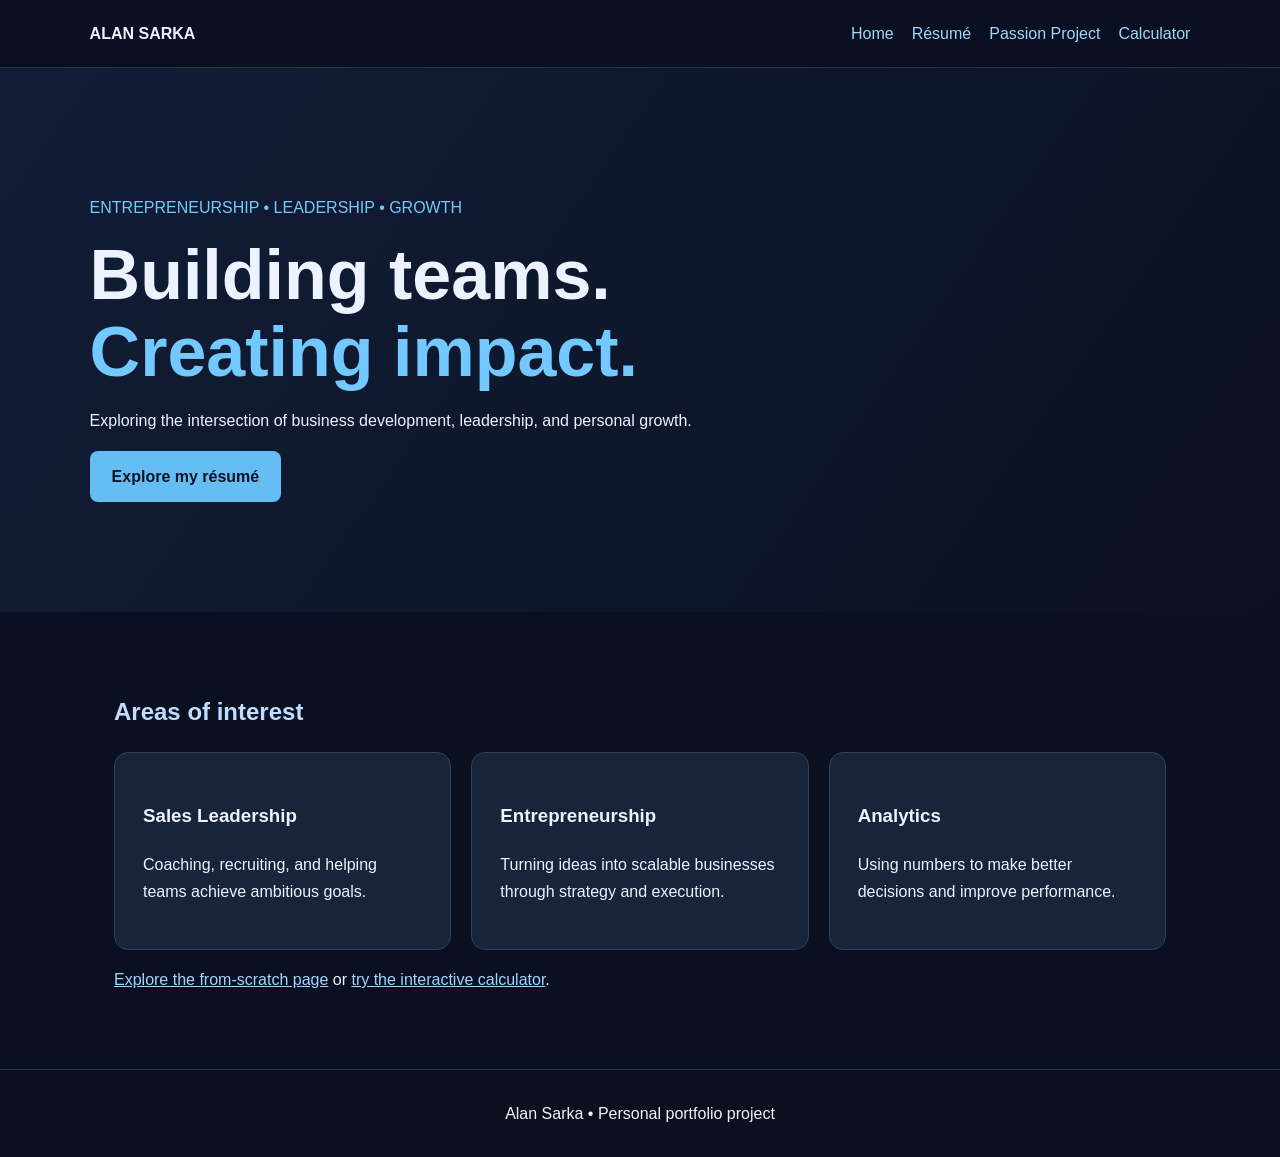
<file: index.html>
<!doctype html><html lang="en"><head><meta charset="utf-8"><meta name="viewport" content="width=device-width,initial-scale=1"><title>Alan Sarka | Leadership & Entrepreneurship</title><link rel="stylesheet" href="style.css"></head><body><header><strong>ALAN SARKA</strong><nav><a href="index.html">Home</a><a href="resume.html">Résumé</a><a href="scratch.html">Passion Project</a><a href="app.html">Calculator</a></nav></header><section class="hero"><p class="accent">ENTREPRENEURSHIP • LEADERSHIP • GROWTH</p><h1>Building teams.<br><span class="accent">Creating impact.</span></h1><p>Exploring the intersection of business development, leadership, and personal growth.</p><a class="button" href="resume.html">Explore my résumé</a></section><main class="wrap"><h2>Areas of interest</h2><div class="grid"><div class="tile"><h3>Sales Leadership</h3><p>Coaching, recruiting, and helping teams achieve ambitious goals.</p></div><div class="tile"><h3>Entrepreneurship</h3><p>Turning ideas into scalable businesses through strategy and execution.</p></div><div class="tile"><h3>Analytics</h3><p>Using numbers to make better decisions and improve performance.</p></div></div><p><a href="scratch.html">Explore the from-scratch page</a> or <a href="app.html">try the interactive calculator</a>.</p></main><footer>Alan Sarka • Personal portfolio project</footer></body></html>
</file>
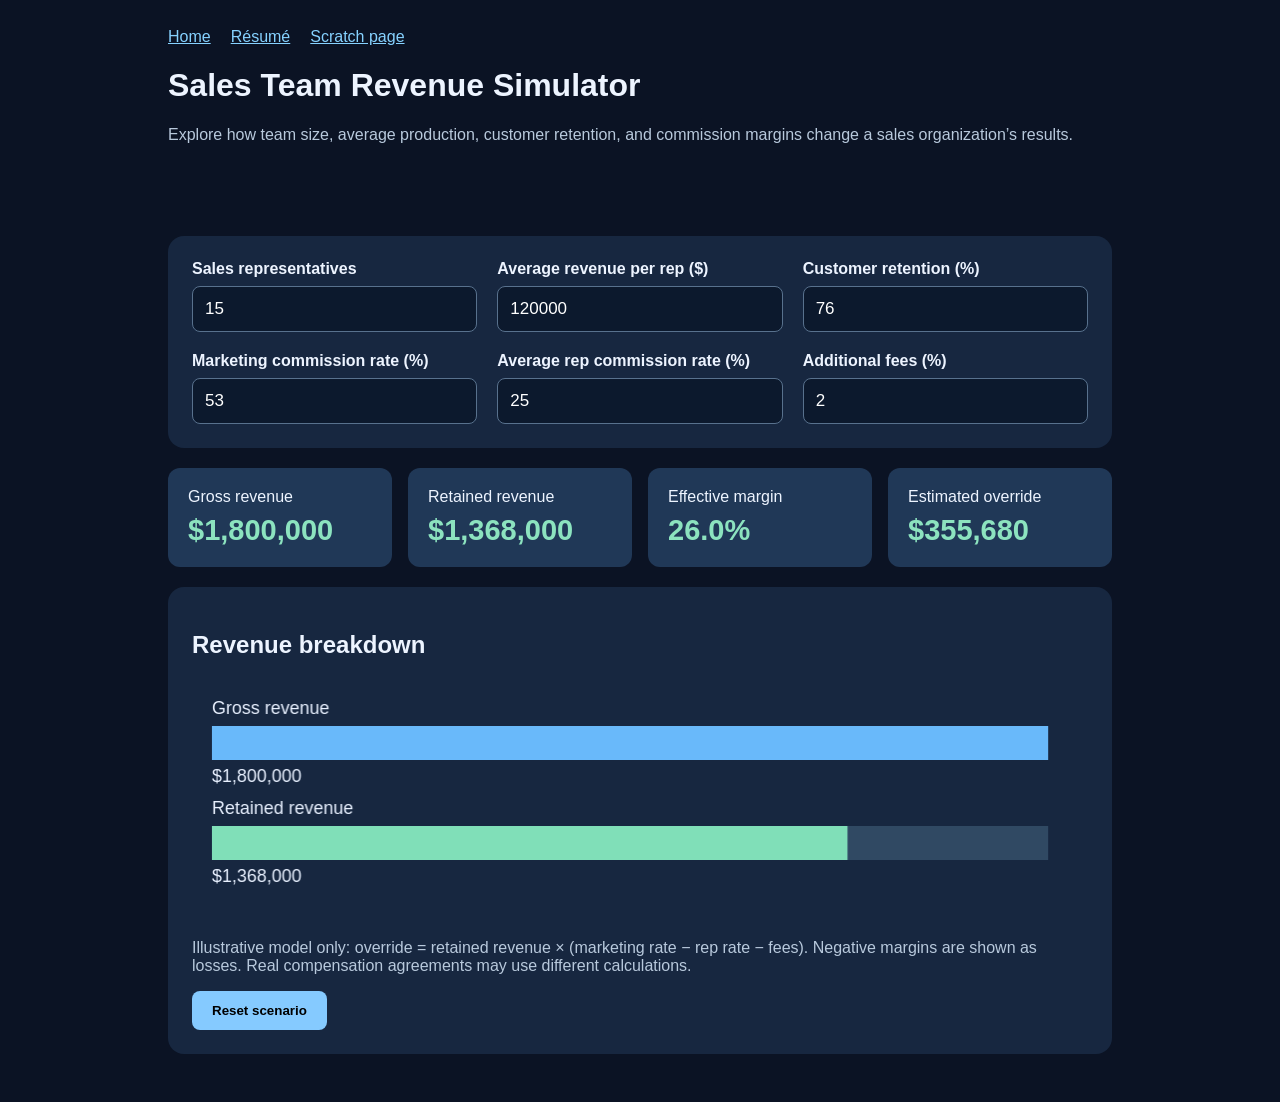
<file: app.html>
<!doctype html><html lang="en"><head><meta charset="utf-8"><meta name="viewport" content="width=device-width,initial-scale=1"><title>Sales Team Revenue Simulator</title><style>*{box-sizing:border-box}body{font-family:Arial,sans-serif;background:#0b1324;color:#edf4ff;margin:0}header,main{max-width:1000px;margin:auto;padding:28px}nav a{color:#86d2ff;margin-right:20px}.panel{background:#172740;padding:24px;border-radius:16px;margin:20px 0}.controls{display:grid;grid-template-columns:repeat(auto-fit,minmax(220px,1fr));gap:20px}label{display:block;font-weight:600;margin-bottom:8px}input{width:100%;padding:12px;background:#0c192d;color:white;border:1px solid #58718d;border-radius:8px;font-size:17px}.results{display:grid;grid-template-columns:repeat(auto-fit,minmax(190px,1fr));gap:16px}.metric{padding:20px;background:#203857;border-radius:12px}.metric strong{display:block;font-size:29px;color:#8ce3bf;margin-top:8px}.muted{color:#b8c9dc}button{background:#85caff;border:0;border-radius:8px;padding:12px 20px;font-weight:bold;cursor:pointer}canvas{width:100%;height:240px}</style></head><body><header><nav><a href="index.html">Home</a><a href="resume.html">Résumé</a><a href="scratch.html">Scratch page</a></nav><h1>Sales Team Revenue Simulator</h1><p class="muted">Explore how team size, average production, customer retention, and commission margins change a sales organization’s results.</p></header><main><section class="panel controls"><div><label for="reps">Sales representatives</label><input id="reps" type="number" min="1" max="1000" value="15"></div><div><label for="production">Average revenue per rep ($)</label><input id="production" type="number" min="0" value="120000"></div><div><label for="retention">Customer retention (%)</label><input id="retention" type="number" min="0" max="100" value="76"></div><div><label for="marketing">Marketing commission rate (%)</label><input id="marketing" type="number" min="0" max="100" value="53"></div><div><label for="repRate">Average rep commission rate (%)</label><input id="repRate" type="number" min="0" max="100" value="25"></div><div><label for="fees">Additional fees (%)</label><input id="fees" type="number" min="0" max="100" value="2"></div></section><section class="results" aria-live="polite"><div class="metric">Gross revenue<strong id="gross"></strong></div><div class="metric">Retained revenue<strong id="retained"></strong></div><div class="metric">Effective margin<strong id="margin"></strong></div><div class="metric">Estimated override<strong id="override"></strong></div></section><section class="panel"><h2>Revenue breakdown</h2><canvas id="chart" width="900" height="240" aria-label="Gross and retained revenue comparison" role="img"></canvas><p class="muted">Illustrative model only: override = retained revenue × (marketing rate − rep rate − fees). Negative margins are shown as losses. Real compensation agreements may use different calculations.</p><button id="reset">Reset scenario</button></section></main><script>const ids=['reps','production','retention','marketing','repRate','fees'];const defaults=[15,120000,76,53,25,2];const money=x=>new Intl.NumberFormat('en-US',{style:'currency',currency:'USD',maximumFractionDigits:0}).format(x);function calc(){const [reps,prod,ret,market,rep,fee]=ids.map(id=>Number(document.getElementById(id).value)||0);const gross=Math.max(0,reps)*Math.max(0,prod),retained=gross*Math.min(100,Math.max(0,ret))/100,margin=(market-rep-fee)/100,override=retained*margin;document.getElementById('gross').textContent=money(gross);document.getElementById('retained').textContent=money(retained);document.getElementById('margin').textContent=(margin*100).toFixed(1)+'%';document.getElementById('override').textContent=money(override);const c=document.getElementById('chart'),ctx=c.getContext('2d');ctx.clearRect(0,0,c.width,c.height);const max=Math.max(gross,retained,1);[['Gross revenue',gross,'#69b9fa'],['Retained revenue',retained,'#80dfb8']].forEach(([label,value,color],i)=>{const y=35+i*100;ctx.fillStyle='#e9f1ff';ctx.font='18px Arial';ctx.fillText(label,20,y);ctx.fillStyle='#304963';ctx.fillRect(20,y+12,840,34);ctx.fillStyle=color;ctx.fillRect(20,y+12,840*value/max,34);ctx.fillStyle='#e9f1ff';ctx.fillText(money(value),20,y+68)});}ids.forEach(id=>document.getElementById(id).addEventListener('input',calc));document.getElementById('reset').addEventListener('click',()=>{ids.forEach((id,i)=>document.getElementById(id).value=defaults[i]);calc()});calc();</script></body></html>
</file>
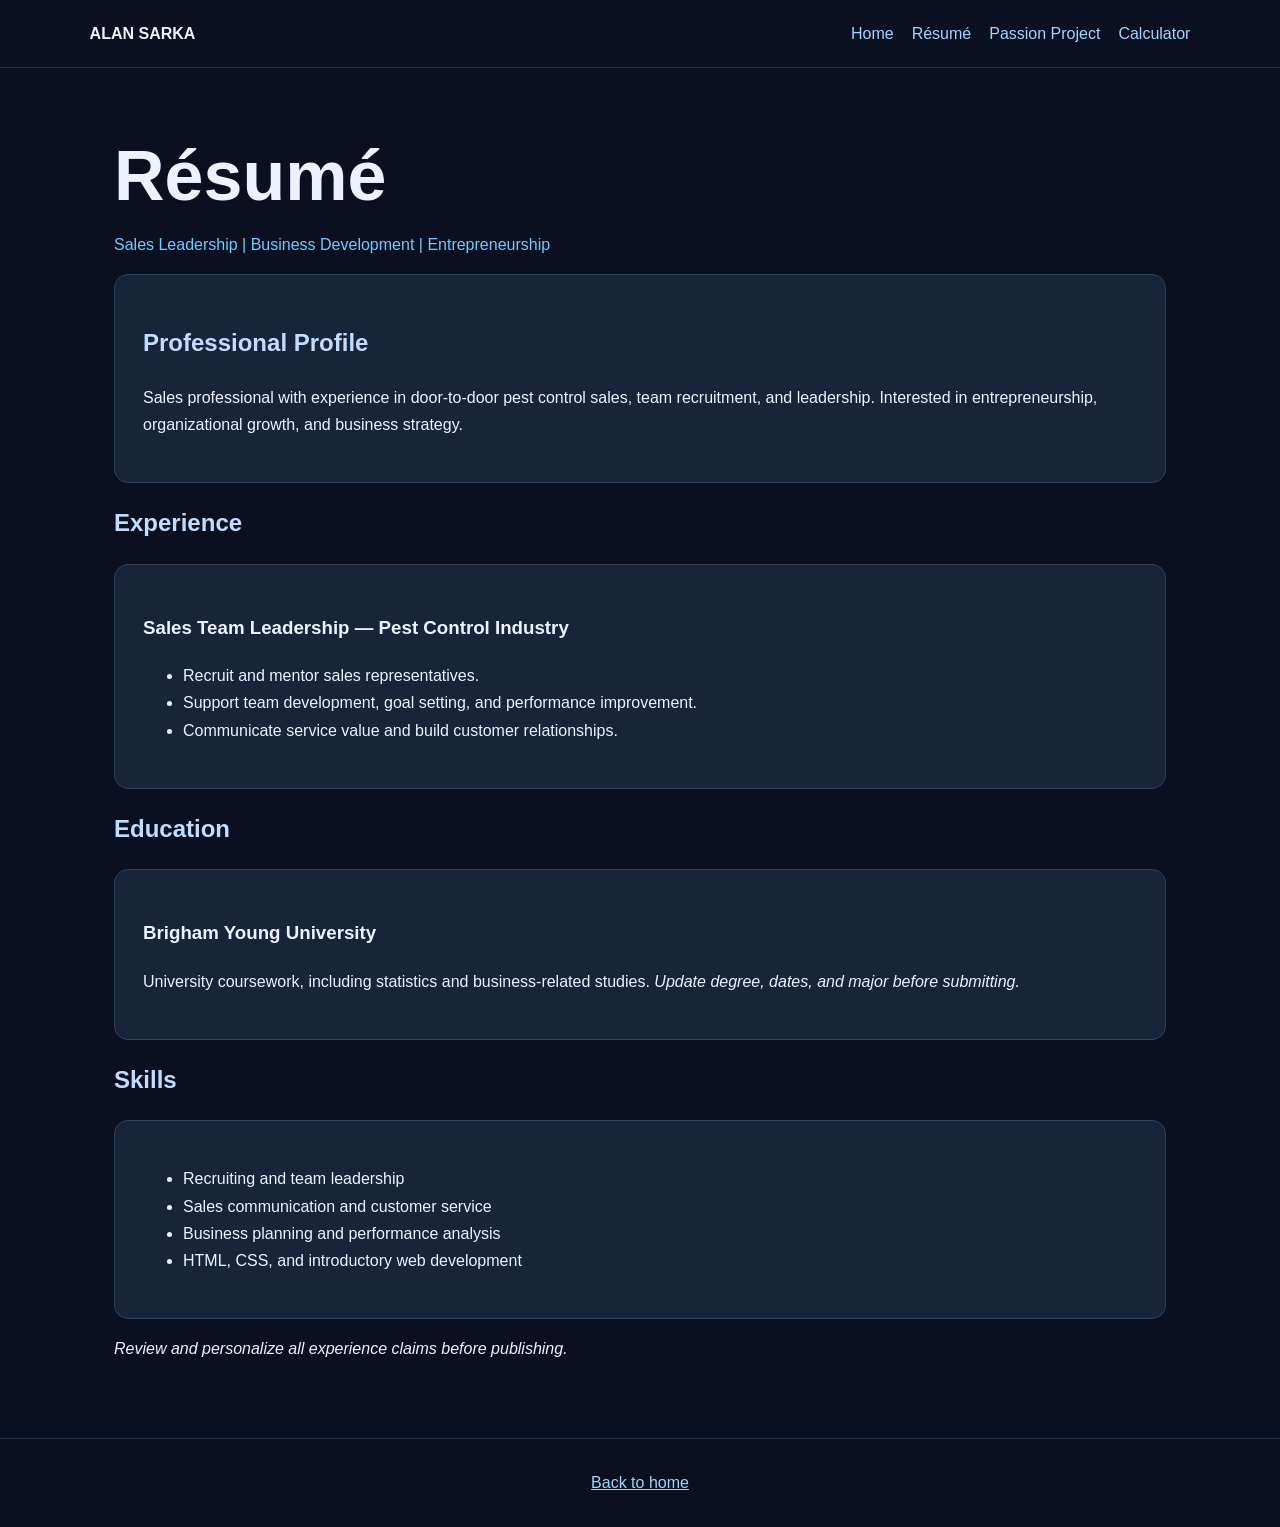
<file: resume.html>
<!doctype html><html lang="en"><head><meta charset="utf-8"><meta name="viewport" content="width=device-width,initial-scale=1"><title>Résumé | Alan Sarka</title><link rel="stylesheet" href="style.css"></head><body><header><strong>ALAN SARKA</strong><nav><a href="index.html">Home</a><a href="resume.html">Résumé</a><a href="scratch.html">Passion Project</a><a href="app.html">Calculator</a></nav></header><main class="wrap"><h1>Résumé</h1><p class="accent">Sales Leadership | Business Development | Entrepreneurship</p><section class="tile"><h2>Professional Profile</h2><p>Sales professional with experience in door-to-door pest control sales, team recruitment, and leadership. Interested in entrepreneurship, organizational growth, and business strategy.</p></section><h2>Experience</h2><section class="tile"><h3>Sales Team Leadership — Pest Control Industry</h3><ul><li>Recruit and mentor sales representatives.</li><li>Support team development, goal setting, and performance improvement.</li><li>Communicate service value and build customer relationships.</li></ul></section><h2>Education</h2><section class="tile"><h3>Brigham Young University</h3><p>University coursework, including statistics and business-related studies. <em>Update degree, dates, and major before submitting.</em></p></section><h2>Skills</h2><section class="tile"><ul><li>Recruiting and team leadership</li><li>Sales communication and customer service</li><li>Business planning and performance analysis</li><li>HTML, CSS, and introductory web development</li></ul></section><p><em>Review and personalize all experience claims before publishing.</em></p></main><footer><a href="index.html">Back to home</a></footer></body></html>
</file>
<file: style.css>
*{box-sizing:border-box}html{scroll-behavior:smooth}body{margin:0;background:#0b1020;color:#edf2ff;font-family:Arial,Helvetica,sans-serif;line-height:1.7}a{color:#9ed5ff}header{padding:20px 7%;display:flex;justify-content:space-between;align-items:center;border-bottom:1px solid #26324a}nav a{margin-left:18px;text-decoration:none}.hero{padding:110px 7%;background:linear-gradient(125deg,#111e37,#0b1020)}h1{font-size:clamp(36px,6vw,70px);line-height:1.1;margin:10px 0}h2{color:#c1dcff}.accent{color:#73c9ff}.wrap{max-width:1100px;margin:auto;padding:60px 24px}.grid{display:grid;grid-template-columns:repeat(auto-fit,minmax(240px,1fr));gap:20px}.tile{background:#17243a;padding:28px;border:1px solid #30415b;border-radius:14px}.button{display:inline-block;background:#65bdf4;color:#071525;padding:12px 22px;border-radius:8px;text-decoration:none;font-weight:bold}footer{padding:30px;text-align:center;border-top:1px solid #26324a}img{max-width:100%;border-radius:12px}iframe{max-width:100%;border:0}
</file>
